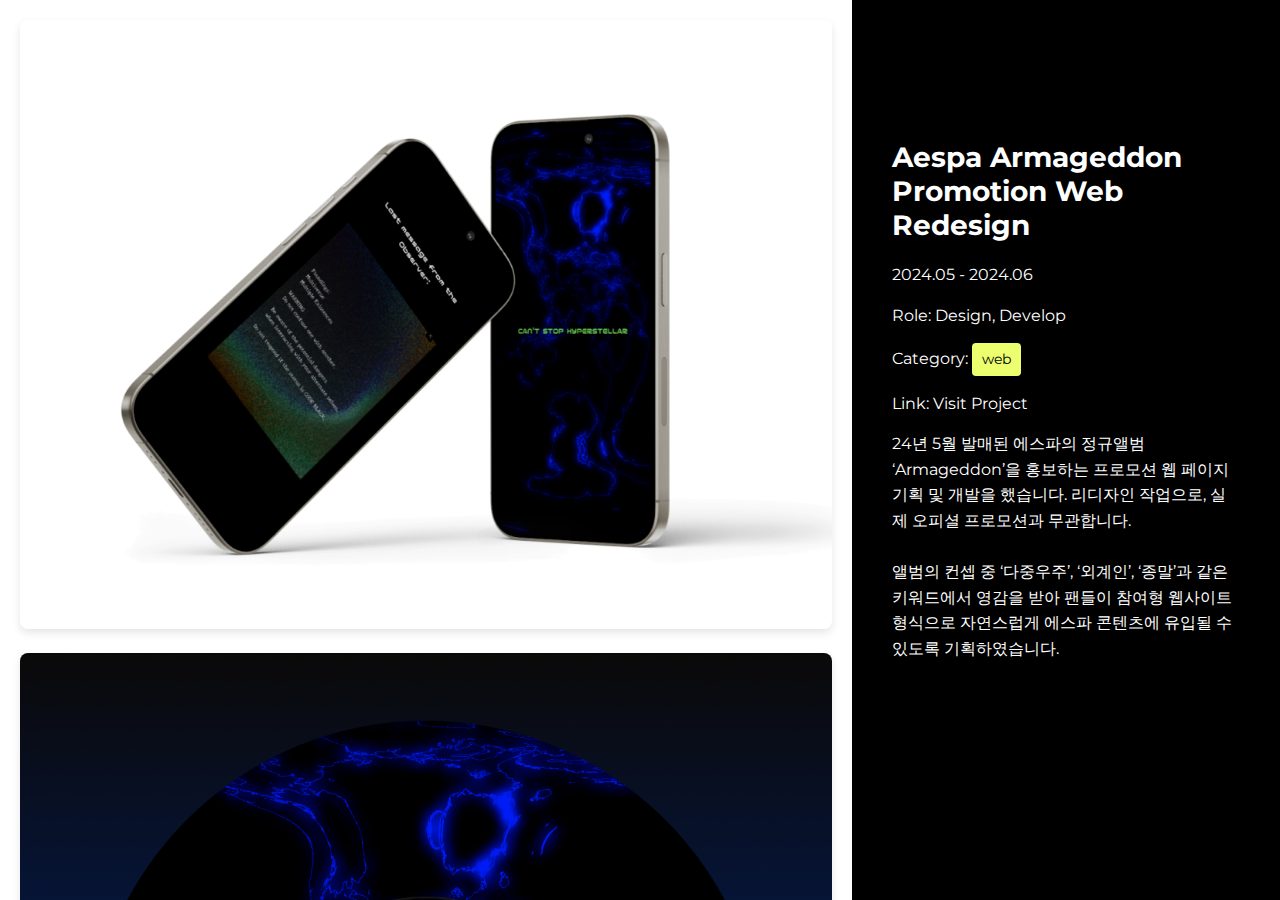
<file: project1.html>
<!DOCTYPE html>
<html lang="ko">
<head>
    <meta charset="UTF-8">
    <meta name="viewport" content="width=device-width, initial-scale=1.0">
    <title>Project Detail</title>
    <link href="https://fonts.googleapis.com/css2?family=Montserrat:wght@300;400&family=Noto+Sans+KR&display=swap" rel="stylesheet">
    <link rel="stylesheet" href="styles.css">
</head>
<body>

    <div class="gradient-overlay"></div>
    <div class="detail-container">
        <!-- 좌측 이미지 섹션 -->
    <div class="left-section">
        <img src="src/detail_aespa_01.png" alt="Project Image 1" class="project-image">
        <img src="src/thum_aespa.png" alt="Project Image 2" class="project-image">

        <!-- 이미지 대신 비디오 삽입 -->
        <video class="project-image" autoplay muted loop>
            <source src="src/aespa_video.mp4" type="video/mp4">
            브라우저가 비디오 태그를 지원하지 않습니다.
        </video>
    </div>



        <!-- 우측 정보 섹션 -->
        <div class="right-section">
            <h1 class="project-title">Aespa Armageddon Promotion Web Redesign</h1>
            <p class="project-date">2024.05 - 2024.06</p>
            <p class="project-role">Role: Design, Develop</p>
            <p class="project-category">Category: <span class="category-tag">web</span></p>
            <p class="project-link">Link: <a href="https://example.com" target="_blank">Visit Project</a></p>
            <p class="project-text">
                24년 5월 발매된 에스파의 정규앨범 ‘Armageddon’을 홍보하는 프로모션 웹 페이지 기획 및 개발을 했습니다. 리디자인 작업으로, 실제 오피셜 프로모션과 무관합니다.
                </br></br>앨범의 컨셉 중 ‘다중우주’, ‘외계인’, ‘종말’과 같은 키워드에서 영감을 받아 팬들이 참여형 웹사이트 형식으로 자연스럽게 에스파 콘텐츠에 유입될 수 있도록 기획하였습니다.
            </p>
        </div>
    </div>

    <!-- 스크롤 시 표시될 섹션 -->
    <div class="new-section">
        <div class="info-txt">
            에스파의 정규 1집 앨범 Armageddon의 프로모션 웹 사이트를 기획 및 제작하였습니다.</br></br>
            Design: Figma </br> Development: HTML,CSS,JAVA
            </br></br> 각 페이지에 Three.js를 활용해 3D 상호작용 UI를 구현하고, 직접 사운드 디자인을 제작하여 몰입감을 극대화했습니다.
        </div>
        <img src="src/main_aespa.png" class="main-image">

        <!-- 두 개의 이미지를 가로 정렬하는 컨테이너 추가 -->
        <div class="second-images-container">
            <img src="src/middle01.png" class="second-image">
            <img src="src/middle02.png" class="second-image">
        </div>
    </div>

    <script>
    document.addEventListener('DOMContentLoaded', () => {
        const leftSection = document.querySelector('.left-section');
        const newSection = document.querySelector('.new-section');
        const gradientOverlay = document.querySelector('.gradient-overlay');

        leftSection.addEventListener('scroll', () => {
            const scrollTop = leftSection.scrollTop;
            const clientHeight = leftSection.clientHeight;
            const scrollHeight = leftSection.scrollHeight;

            const isBottom = scrollTop + clientHeight >= scrollHeight - 1; // 약간의 오차 허용

            if (isBottom) {
                newSection.classList.add('visible'); // 새로운 섹션 표시

                // 부드러운 스크롤
                newSection.scrollIntoView({
                    behavior: 'smooth', // 부드러운 애니메이션 효과
                    block: 'start',     // 화면 상단에 배치
                });

                // 블랙 그라데이션 활성화
                gradientOverlay.classList.add('active');
            } else {
                // 스크롤을 다시 위로 올리면 블랙 그라데이션 제거
                gradientOverlay.classList.remove('active');
            }
        });
    });



    </script>

</body>
</html>
</file>
<file: styles.css>
* {
    margin: 0;
    padding: 0;
    box-sizing: border-box;
}

body {
    font-family: 'Montserrat', sans-serif;
    color: #000;
    background-color: #fff; /* 기본 배경은 화이트 */
    overflow-x: hidden;
}

/* Fullscreen black section */
.fullscreen-section {
    background-color: #000; /* 블랙 배경 */
    color: #fff; /* 텍스트 흰색 */
    height: 100vh; /* 화면 전체 높이를 채움 */
    display: flex;
    justify-content: center;
    align-items: center;
    text-align: center;
    flex-direction: column;
    position: relative;
}

.container {
    text-align: center;
    margin: auto;
}

.title h1 {
    font-family: 'Montserrat', sans-serif;
    font-weight: 300;
    letter-spacing: 200%;
    font-size: 72px;
    color: #fff; /* 상단의 텍스트는 흰색으로 설정 */
}

.subtitle {
    font-family: 'Noto Sans KR', sans-serif;
    font-weight: 400;
    letter-spacing: 20%;
    font-size: 24px;
    color: #fff; /* 상단의 부제목도 흰색 */
    margin-top: 20px;
}

.content {
    display: flex;
    justify-content: space-between;
    width: 80%;
    margin: 50px auto;
}

.box-left, .box-right {
    width: 45%;
    position: relative;
}

.align-left {
    text-align: left;
}

.align-right {
    text-align: right;
    color: #fff; /* 상단 섹션의 텍스트 흰색 */
}

h2 {
    font-size: 36px;
    color: #fff; /* 상단 섹션의 제목 흰색 */
}

p {
    font-size: 16px;
    color: #fff; /* 상단 섹션의 본문 흰색 */
}

/* Scrollable section */
.scrollable-section {
    position: relative;
    top: -5px; /* 블랙 화면이 끝나는 바로 그 지점에 선택 버튼 위치 */
    background-color: #fff; /* 하단 배경을 흰색으로 설정 */
    padding-top: 0; /* 선택 버튼을 바로 이어지게 만들기 위해 상단 여백 제거 */
    padding-bottom: 50px;
}

.button-container {
    display: flex;
    justify-content: space-between;
    margin-bottom: 30px;
    width: 100%;
}

.tab-button {
    width: 50%; /* 버튼 하나당 50%씩 화면 차지 */
    padding: 30px 0; /* 버튼 높이 조정 */
    border: none;
    background-color: #f5f5f5;
    color: #000;
    font-size: 18px;
    cursor: pointer;
    transition: background-color 0.3s ease;
    text-align: center;
}

.tab-button.selected {
    background-color: #EBFF6F; /* 선택된 탭 색상 */
}

/* Tag buttons below the main selection buttons */
.tag-container {
    display: flex;
    justify-content: center;
    margin-bottom: 30px;
}

.tag-button {
    padding: 10px 20px;
    background-color: #f5f5f5;
    border: 1px solid #ccc;
    color: #000;
    margin: 0 10px;
    cursor: pointer;
    transition: background-color 0.3s ease;
}

.tag-button:hover {
    background-color: #EBFF6F;
}


.thumbnail-container {
    display: flex;
    justify-content: center;
    gap: 40px;
    padding: 20px;
}

.thumbnail {

    text-align: left;
    border: 1px solid #ccc;
    border-radius: 8px;
    overflow: hidden;
    box-shadow: 0 2px 5px rgba(0, 0, 0, 0.1);
    background: #fff;
    width: calc(300px * 1.5); /* 기존 크기 대비 1.5배 */
    height: auto;
}

.thumbnail img {
    width: 100%;
    height: auto;
    display: block;
}

.thumbnail:hover {
    transform: scale(1.01); /* 썸네일 호버 시 살짝 확대 효과 */
}

.project-info {
    display: flex;
    justify-content: space-between;
    align-items: center;
    padding: 10px 15px;
    font-size: 14px;
    background-color: #f9f9f9;
}

.project-info span:first-child {
    text-align: left;
}

.project-info span:last-child {
    text-align: right;
}

/***************************************************/
/*프로젝트 상세페이지*/

.detail-container {
    display: flex;
    height: 100vh;
}

/* 좌측 섹션 스타일 */
.left-section {
    flex: 7; /* 좌측 70% */
    background-color: #ffffff;
    padding: 20px;
    overflow-y: auto;
}

/* 스크롤바 숨기기 */
.left-section::-webkit-scrollbar {
    display: none;
}

.left-section {
    -ms-overflow-style: none; /* IE 및 Edge */
    scrollbar-width: none; /* Firefox */
}

.project-image {
    width: 100%;
    margin-bottom: 20px;
    border-radius: 8px;
    box-shadow: 0 4px 8px rgba(0, 0, 0, 0.1);
}

/* 우측 섹션 스타일 */
.right-section {
    flex: 3; /* 우측 30% */
    background-color: #000000;
    color: #ffffff;
    padding: 40px;
    display: flex;
    flex-direction: column;
    justify-content: flex-start;
}

.project-title {
    font-size: 28px;
    margin-bottom: 20px;
    font-weight: 700;
    margin-top: 100px;
}

.project-date,
.project-role,
.project-category,
.project-link,
.project-text {
    margin-bottom: 15px;
    font-size: 16px;
    line-height: 1.6;
}

.category-tag {
    display: inline-block;
    background-color: #EBFF6F;
    color: #000;
    padding: 5px 10px;
    border-radius: 4px;
    font-size: 14px;
}

.project-link a {
    color: #ffffff;
    text-decoration: none;
}

.project-link a:hover {
    text-decoration: underline;
}

/* project info 스타일에서 배경 제거 */
.project-text {
    background: none;
    color: #ffffff; /* 텍스트를 흰색으로 설정 */
}

.new-section {
    display: none; /* 초기에는 숨김 */
    width: 100%; /* 문서 전체 폭 차지 */
    padding: 20px;
    background-color: #000000;
    text-align: center;
    height: auto;
}

.new-section.visible {
    display: block; /* 보이도록 변경 */
}

.info-txt {
    margin-top: 200px;
    font-size: 22px;
    color: #ffffff;
}

.main-image {
    margin-top: 100px;
    width: 60%;
}


.second-images-container {
    display: flex;
    justify-content: center; /* 가운데 정렬 */
    gap: 300px; /* 이미지 간격 */

    margin-top: 500px;
}

.second-image {
    width: 20%; /* 두 개가 한 줄에 나올 수 있도록 설정 */
    max-width: 100%;
}

/* 블랙 그라데이션 오버레이 */
.gradient-overlay {
    position: fixed;
    top: 0;
    left: 0;
    width: 100%;
    height: 100px; /* 원하는 높이로 설정 가능 */
    background: linear-gradient(to bottom, rgba(0, 0, 0, 0.8), rgba(0, 0, 0, 0));
    z-index: 10;
    pointer-events: none; /* 오버레이가 클릭을 막지 않도록 설정 */
    opacity: 0;
    transition: opacity 0.5s ease; /* 부드러운 페이드 효과 */
}

.gradient-overlay.active {
    opacity: 1;
}
</file>
